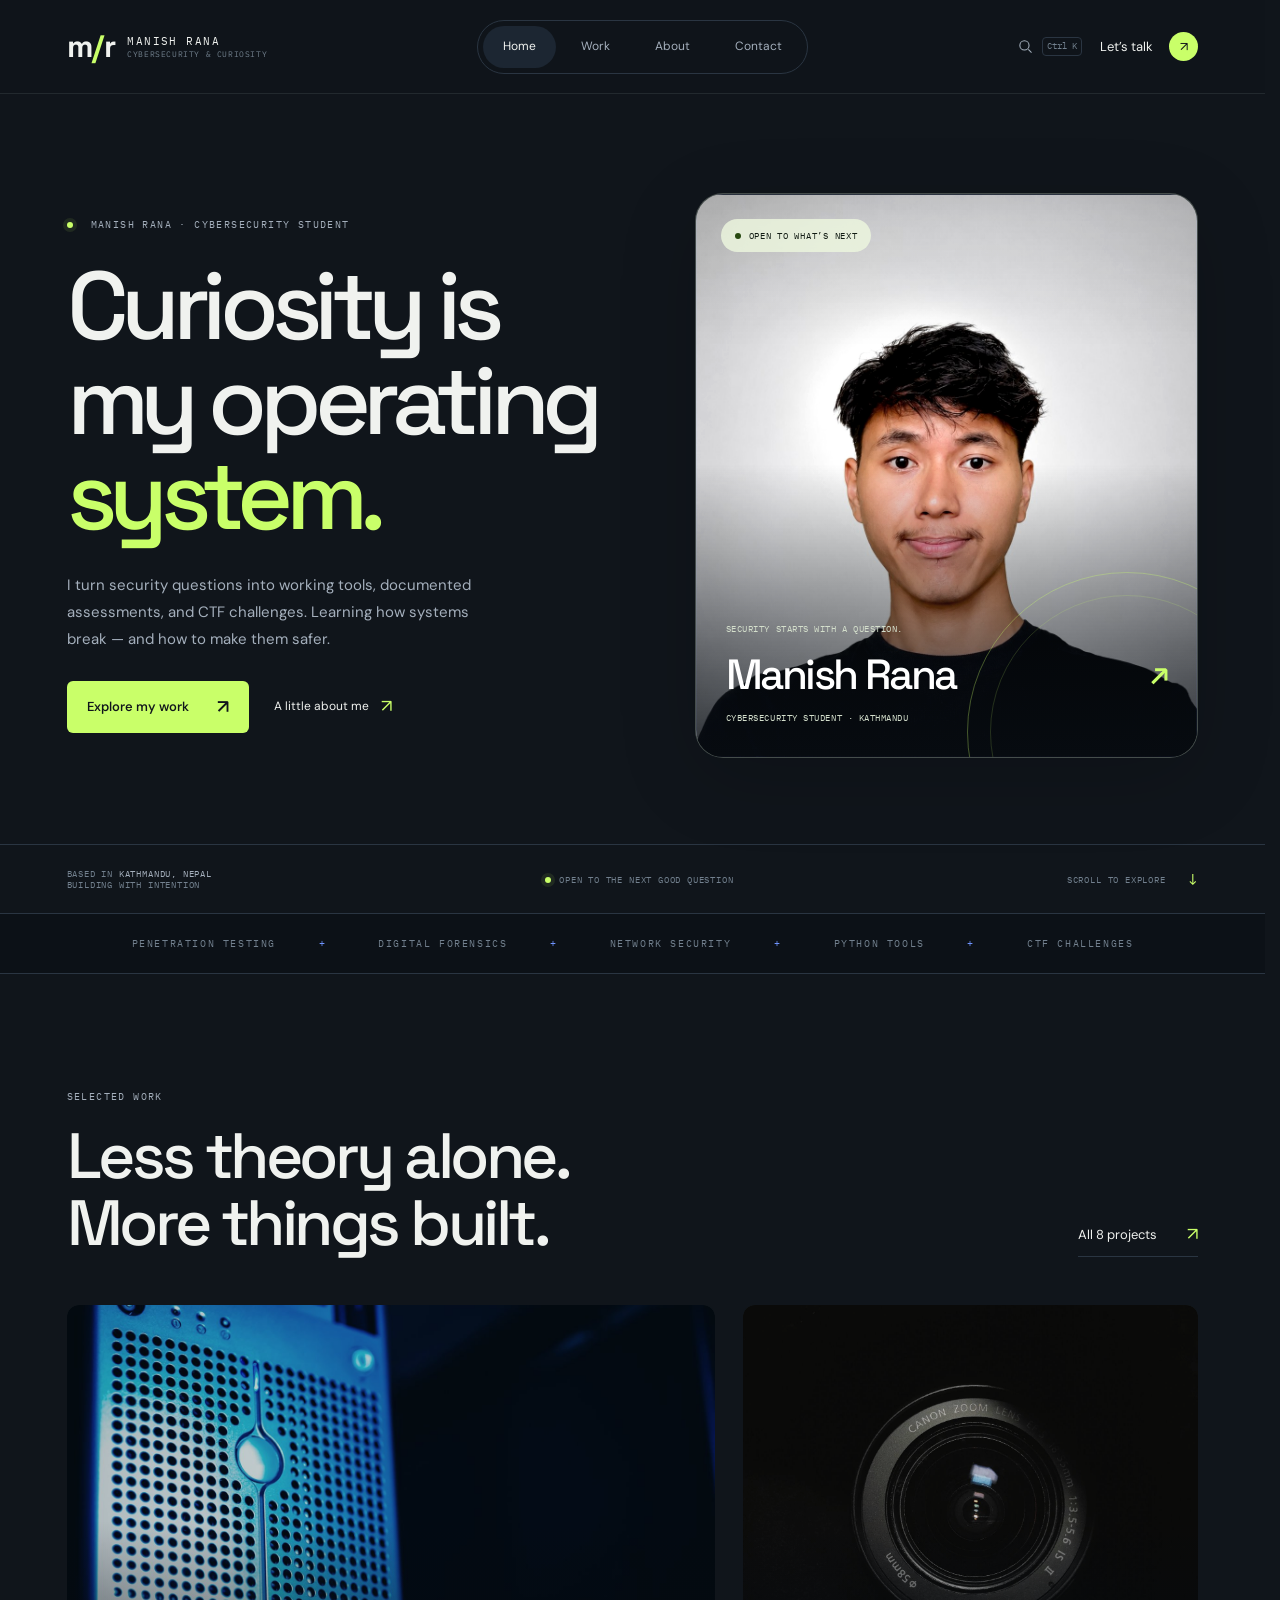
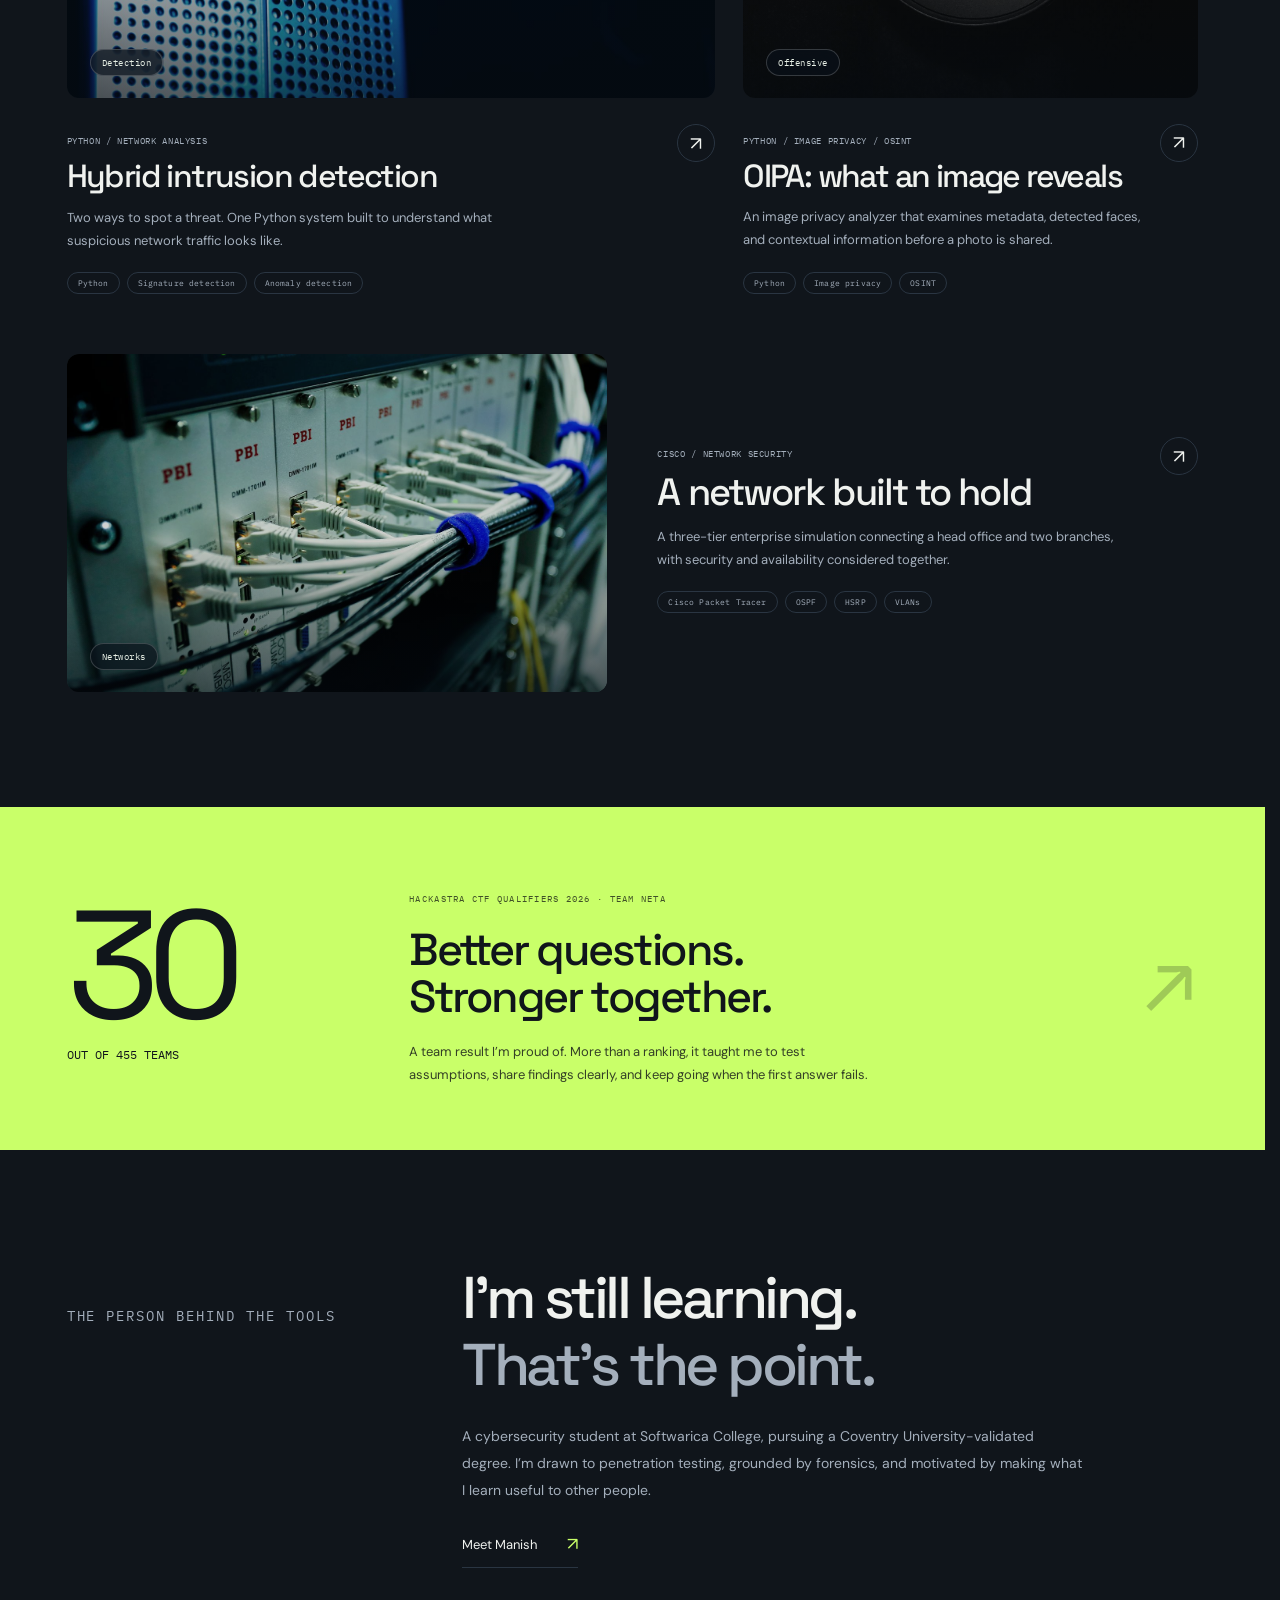
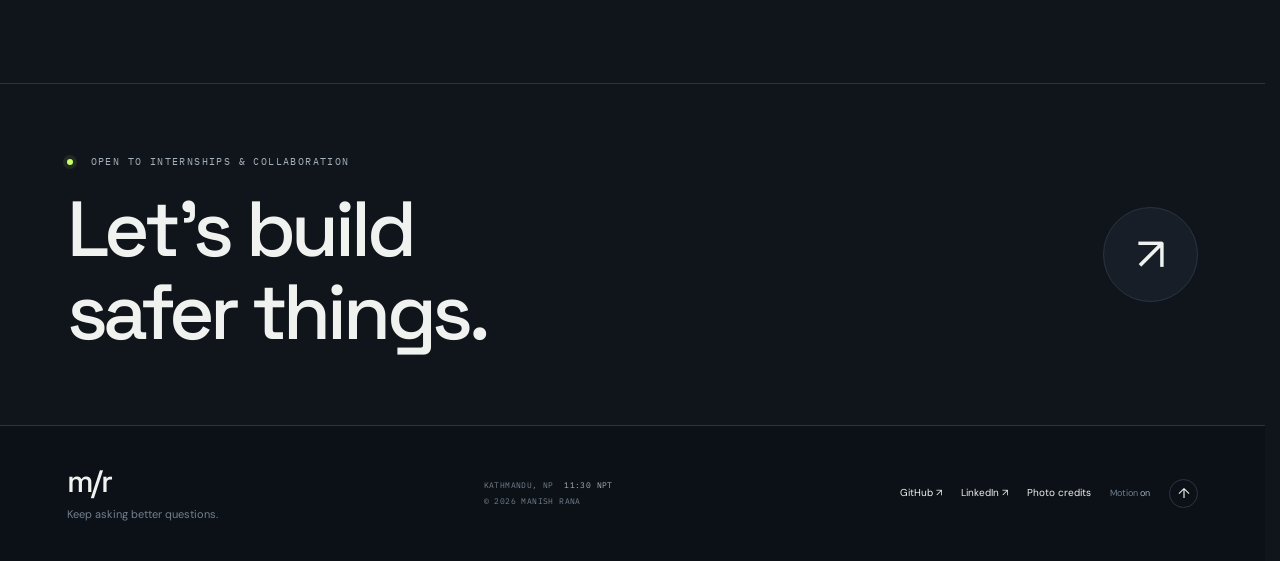
<file: index.html>
<!doctype html>
<html lang="en">
<head>
<meta charset="utf-8">
<meta name="viewport" content="width=device-width,initial-scale=1">
<meta name="theme-color" content="#10151b">
<title>Manish Rana — Cybersecurity, through curiosity.</title>
<meta name="description" content="Manish Rana is a cybersecurity student and builder in Kathmandu. Explore security tools, documented assessments, digital forensics, and CTF challenge design.">
<link rel="canonical" href="https://manish-rana.com.np/">
<meta property="og:type" content="website">
<meta property="og:title" content="Manish Rana — Cybersecurity, through curiosity.">
<meta property="og:description" content="Working tools. Clear evidence. Authorized curiosity. Explore projects and the thinking behind them.">
<meta property="og:image" content="https://manish-rana.com.np/assets/portrait.jpg">
<meta property="og:image:alt" content="Manish Rana, cybersecurity student">
<meta property="og:url" content="https://manish-rana.com.np/">
<link rel="icon" type="image/svg+xml" href="assets/favicon.svg">
<link rel="preconnect" href="https://fonts.googleapis.com">
<link rel="preconnect" href="https://fonts.gstatic.com" crossorigin>
<link href="https://fonts.googleapis.com/css2?family=DM+Sans:wght@400;450;500;550;600;650;700&family=Space+Grotesk:wght@400;500;600;700&family=IBM+Plex+Mono:wght@400;500&display=swap" rel="stylesheet">
<link rel="stylesheet" href="assets/styles.css?v=4">
<script type="application/ld+json">{"@context":"https://schema.org","@type":"Person","name":"Manish Rana","url":"https://manish-rana.com.np/","jobTitle":"Cybersecurity Student","sameAs":["https://github.com/MrRana-afk","https://www.linkedin.com/in/manish-rana-112163347/"],"affiliation":{"@type":"EducationalOrganization","name":"Softwarica College of IT & E-Commerce"}}</script>
<script defer src="assets/data.js?v=4"></script>
<script defer src="assets/app.js?v=4"></script>
</head>
<body>
<a class="skip-link" href="#main">Skip to content</a>
<div class="scroll-progress" aria-hidden="true"></div>
<header class="site-header">
  <a class="brand" href="#/" aria-label="Manish Rana, home"><span class="brand-symbol" aria-hidden="true">m<span>/</span>r</span><span class="brand-name">MANISH RANA<span>CYBERSECURITY & CURIOSITY</span></span></a>
  <nav class="desktop-nav" aria-label="Main navigation"><a href="#/" data-nav="home">Home</a><a href="#/work" data-nav="work">Work</a><a href="#/about" data-nav="about">About</a><a href="#/contact" data-nav="contact">Contact</a></nav>
  <div class="header-actions"><button class="icon-button search-toggle" aria-label="Open quick navigation" aria-keyshortcuts="Control+k"><svg viewBox="0 0 24 24" fill="none" stroke="currentColor" stroke-width="1.5" aria-hidden="true"><circle cx="10.5" cy="10.5" r="6.5"/><path d="m16 16 4.5 4.5"/></svg><kbd>Ctrl K</kbd></button><button class="menu-toggle" aria-expanded="false" aria-controls="mobile-nav" aria-label="Open menu"><span></span><span></span></button><a class="header-cta" href="#/contact">Let’s talk <span aria-hidden="true">↗</span></a></div>
</header>
<nav id="mobile-nav" class="mobile-nav" aria-label="Mobile navigation" hidden><a href="#/">Home</a><a href="#/work">Work</a><a href="#/about">About</a><a href="#/contact">Contact</a><p>KATHMANDU, NEPAL <span class="status-dot"></span></p></nav>
<main id="main" tabindex="-1"><div id="view"><div class="no-script-intro"><p>MANISH RANA · CYBERSECURITY STUDENT</p><h1>Curiosity is my operating system.</h1><p>I build security tools, document what I find, and keep learning. Explore my work on <a href="https://github.com/MrRana-afk">GitHub</a> or connect on <a href="https://www.linkedin.com/in/manish-rana-112163347/">LinkedIn</a>.</p></div></div></main>
<footer class="site-footer"><a class="footer-brand" href="#/">m/r<span>Keep asking better questions.</span></a><div class="footer-meta"><span>KATHMANDU, NP <span class="local-time"></span></span><span>© <span class="current-year">2026</span> MANISH RANA</span></div><div class="footer-links"><a href="https://github.com/MrRana-afk" target="_blank" rel="noopener noreferrer">GitHub ↗</a><a href="https://www.linkedin.com/in/manish-rana-112163347/" target="_blank" rel="noopener noreferrer">LinkedIn ↗</a><a href="#/credits">Photo credits</a><button class="motion-toggle" aria-pressed="false">Motion <span>on</span></button><button class="back-top" aria-label="Back to top">↑</button></div></footer>
<dialog id="command-dialog" aria-labelledby="command-title"><div class="command-heading"><span id="command-title">Quick navigation</span><button class="command-close" aria-label="Close quick navigation"><kbd>Esc</kbd></button></div><label class="sr-only" for="command-input">Search pages and projects</label><input id="command-input" type="search" placeholder="Jump to a page or project…" autocomplete="off"><div id="command-results" aria-live="polite"></div><div class="command-help">↑ ↓ to move <span>↵ to open</span></div></dialog>
<div id="toast" role="status" aria-live="polite"></div>
</body>
</html>
</file>
<file: assets/styles.css>
:root{color-scheme:dark;--bg:#10151b;--bg-deep:#0c1117;--surface:#171e27;--surface-2:#1c2632;--ink:#f0f2ef;--muted:#a4afbc;--dim:#72808e;--line:#2a3542;--lime:#c9ff69;--blue:#6f94ff;--display:'Space Grotesk',sans-serif;--body:'DM Sans',sans-serif;--mono:'IBM Plex Mono',monospace;--pad:clamp(22px,5.2vw,88px);--radius:12px;--ease:cubic-bezier(.22,1,.36,1)}
*,*::before,*::after{box-sizing:border-box}html{scroll-behavior:smooth;scroll-padding-top:110px}body{margin:0;background:var(--bg);color:var(--ink);font-family:var(--body);font-size:16px;line-height:1.65;-webkit-font-smoothing:antialiased}body.menu-open{overflow:hidden}a{color:inherit;text-decoration:none}button,input{font:inherit}button,a,input{touch-action:manipulation}button{cursor:pointer}button{color:inherit}button:disabled{cursor:default}button svg,a svg{pointer-events:none}button:focus-visible,a:focus-visible,input:focus-visible{outline:2px solid var(--lime);outline-offset:5px}::selection{background:var(--lime);color:var(--bg)}img{max-width:100%;display:block}h1,h2,h3,p{margin:0}h1,h2,h3{font-family:var(--display);font-weight:500;line-height:1.05;letter-spacing:-.055em}button{border:0}ul{padding-left:1.25rem}svg{display:block}main{min-height:70vh}#main:focus{outline:none}.sr-only{position:absolute;width:1px;height:1px;padding:0;margin:-1px;overflow:hidden;clip:rect(0,0,0,0);white-space:nowrap;border:0}.skip-link{position:fixed;left:20px;top:-100px;padding:12px 20px;background:var(--lime);color:var(--bg);z-index:100}.skip-link:focus{top:12px}.scroll-progress{height:2px;position:fixed;top:0;left:0;width:0;background:var(--lime);z-index:100;pointer-events:none}.site-header{height:94px;position:sticky;top:0;z-index:40;padding:0 var(--pad);display:flex;align-items:center;justify-content:space-between;gap:24px;background:rgba(16,21,27,.92);border-bottom:1px solid rgba(164,175,188,.13);backdrop-filter:blur(20px)}.brand{display:flex;align-items:center;gap:14px;flex-shrink:0}.brand-symbol{font-family:var(--display);font-weight:700;font-size:31px;letter-spacing:-.1em}.brand-symbol>span{color:var(--lime);padding:0 3px}.brand-name{font-family:var(--mono);font-size:11px;letter-spacing:.13em;line-height:1.5}.brand-name>span{display:block;color:var(--dim);font-size:7.5px;letter-spacing:.08em}.desktop-nav{display:flex;gap:5px;padding:5px;border:1px solid var(--line);border-radius:50px}.desktop-nav a{padding:8px 17px;font-size:12px;color:var(--muted);border-radius:30px;transition:color .2s,background .2s}.desktop-nav a>span{font-family:var(--mono);font-size:8px;vertical-align:super;margin-left:6px;opacity:.5}.desktop-nav a:hover{color:var(--ink)}.desktop-nav a[aria-current=page]{background:var(--surface-2);color:var(--ink)}.header-actions{display:flex;align-items:center;gap:18px}.icon-button{display:flex;align-items:center;gap:8px;background:none;padding:8px 0;color:var(--muted)}.icon-button svg{width:17px;height:17px}.icon-button kbd{font-family:var(--mono);font-size:9px;font-weight:400;color:var(--dim);border:1px solid var(--line);border-radius:4px;padding:1px 4px}.header-cta{font-size:13px;display:flex;gap:16px;align-items:center;white-space:nowrap}.header-cta>span{background:var(--lime);color:var(--bg);display:grid;place-items:center;width:29px;height:29px;border-radius:50%;transition:transform .3s var(--ease)}.header-cta:hover>span{transform:rotate(45deg)}.menu-toggle{display:none;background:none;width:32px;height:32px;padding:8px 3px}.menu-toggle>span{display:block;width:24px;height:1px;background:var(--ink);margin:6px 0;transition:transform .25s}.menu-toggle[aria-expanded=true]>span:first-child{transform:translateY(3.5px) rotate(45deg)}.menu-toggle[aria-expanded=true]>span:last-child{transform:translateY(-3.5px) rotate(-45deg)}.mobile-nav{position:fixed;top:78px;left:0;right:0;bottom:0;background:var(--bg);z-index:35;padding:45px var(--pad);overflow:auto}.mobile-nav[hidden]{display:none}.mobile-nav a{display:flex;justify-content:space-between;border-bottom:1px solid var(--line);font:500 45px var(--display);letter-spacing:-.06em;padding:18px 0}.mobile-nav a>span{font:10px var(--mono);color:var(--dim);margin-top:15px}.mobile-nav p{font:10px var(--mono);margin-top:48px;color:var(--muted)}.status-dot{display:inline-block;vertical-align:middle;width:6px;height:6px;background:var(--lime);border-radius:50%;margin-right:8px;box-shadow:0 0 0 4px rgba(201,255,105,.09)}.shell{max-width:1600px;margin:0 auto;padding-left:var(--pad);padding-right:var(--pad)}.eyebrow{font:10px/1.6 var(--mono);letter-spacing:.14em;text-transform:uppercase;color:var(--muted);display:flex;align-items:center;gap:10px}.eyebrow .index{color:var(--lime)}.section-space{padding-top:115px;padding-bottom:115px}.section-heading{display:flex;align-items:flex-end;justify-content:space-between;gap:30px;margin-bottom:48px}.section-heading h2{font-size:clamp(38px,5vw,66px);max-width:760px}.section-heading .eyebrow{margin-bottom:18px}.text-link{font-size:13px;display:inline-flex;align-items:center;gap:30px;padding-bottom:7px;border-bottom:1px solid var(--line);white-space:nowrap;transition:border-color .2s}.text-link:hover{border-color:var(--lime)}.text-link span{color:var(--lime);font-size:18px;transition:transform .2s}.text-link:hover span{transform:translate(3px,-3px)}.button{display:inline-flex;align-items:center;justify-content:space-between;gap:28px;padding:15px 20px;font-size:13px;font-weight:550;border-radius:6px;background:var(--lime);color:var(--bg);min-height:52px;transition:transform .3s var(--ease),background .2s}.button:hover{transform:translateY(-3px);background:#daff9d}.button .arrow{font-size:19px;line-height:1}.button.secondary{background:none;border:1px solid var(--line);color:var(--ink)}.button.secondary:hover{background:var(--surface)}.button-row{display:flex;flex-wrap:wrap;gap:13px;align-items:center}.muted{color:var(--muted)}.lime{color:var(--lime)}.blue{color:var(--blue)}.hero{display:grid;grid-template-columns:1.12fr 1fr;align-items:center;gap:25px;min-height:calc(100svh - 150px);padding-top:55px;padding-bottom:58px;position:relative}.hero-copy{position:relative;z-index:2}.hero-copy .eyebrow{margin-bottom:26px}.hero-title{font-size:clamp(64px,7.7vw,122px);letter-spacing:-.077em;line-height:.99;margin-bottom:28px}.hero-title .hero-line{display:block}.hero-title .hero-line:last-child{color:var(--lime)}.hero-description{color:var(--muted);max-width:410px;font-size:15px;line-height:1.8;margin-bottom:27px}.hero .button-row{gap:25px}.hero .text-link{font-size:12px;border:0;padding:12px 0;gap:12px}.hero-visual{position:relative;height:540px;min-width:0;border:1px solid rgba(111,148,255,.17);border-radius:18px;background:radial-gradient(ellipse at 50% 53%,rgba(62,92,164,.15),transparent 64%);overflow:hidden;isolation:isolate}.hero-visual::before{content:'';position:absolute;inset:0;z-index:-1;background-image:linear-gradient(rgba(111,148,255,.045) 1px,transparent 1px),linear-gradient(90deg,rgba(111,148,255,.045) 1px,transparent 1px);background-size:38px 38px;mask-image:radial-gradient(ellipse,black 20%,transparent 75%)}.hero-visual::after{content:'';position:absolute;inset:14px;pointer-events:none;border:1px solid rgba(111,148,255,.08);border-radius:9px}.visual-topline,.visual-bottomline{position:absolute;left:25px;right:25px;display:flex;align-items:center;justify-content:space-between;z-index:2;font:9px var(--mono);letter-spacing:.07em;color:var(--dim)}.visual-topline{top:24px}.visual-bottomline{bottom:22px;font-size:8px}.visual-topline>span:first-child{color:var(--blue)}.hero-visual canvas{width:100%;height:100%;display:block;cursor:grab;touch-action:pan-y}.hero-visual canvas:active{cursor:grabbing}.visual-center-label{position:absolute;left:50%;top:50%;transform:translate(-50%,-50%);pointer-events:none;text-align:center;font:9px var(--mono);color:var(--lime);line-height:1.7;letter-spacing:.08em;text-shadow:0 0 20px var(--bg)}.visual-center-label strong{display:block;font:500 24px var(--display);letter-spacing:-.06em;color:var(--ink);margin-bottom:6px}.orbit-label{position:absolute;pointer-events:none;background:rgba(16,21,27,.8);padding:5px 9px;border:1px solid var(--line);border-radius:4px;font:8px var(--mono);letter-spacing:.06em;z-index:2;color:var(--muted)}.orbit-label.one{left:8%;top:34%}.orbit-label.two{right:5%;top:43%}.orbit-label.three{left:21%;bottom:17%}.hero-bottom{display:flex;align-items:center;justify-content:space-between;gap:20px;border-top:1px solid var(--line);padding-top:23px;padding-bottom:23px;font:9px var(--mono);letter-spacing:.09em;color:var(--dim)}.hero-bottom strong{font-weight:400;color:var(--muted)}.hero-bottom a{display:flex;gap:22px;align-items:center}.hero-bottom a>span{font-size:16px;color:var(--lime)}.signal-strip{overflow:hidden;border-top:1px solid var(--line);border-bottom:1px solid var(--line);padding:23px 0;background:var(--bg-deep)}.signal-strip-inner{display:flex;gap:52px;white-space:nowrap;font:10px var(--mono);letter-spacing:.16em;color:var(--dim);justify-content:center}.signal-strip b{font-weight:400;color:var(--blue);margin-left:35px}.feature-grid{display:grid;grid-template-columns:repeat(12,minmax(0,1fr));gap:40px 28px}.feature-card{grid-column:span 7;min-width:0}.feature-card:nth-child(2){grid-column:span 5}.feature-card:nth-child(3){grid-column:span 12;display:grid;grid-template-columns:1fr 1fr;align-items:center;gap:50px;padding-top:20px}.project-art{position:relative;overflow:hidden;border:1px solid var(--line);border-radius:var(--radius);background:#141d2a;aspect-ratio:1.65;transition:transform .6s var(--ease),border-color .3s}.feature-card:nth-child(2) .project-art{aspect-ratio:1.16}.feature-card:nth-child(3) .project-art{aspect-ratio:1.6}.project-art::after{content:'';position:absolute;inset:0;background:linear-gradient(120deg,rgba(255,255,255,.035),transparent 60%);pointer-events:none}.project-art svg{width:100%;height:100%;transition:transform .7s var(--ease)}a:hover .project-art{border-color:#4c627f}a:hover .project-art svg{transform:scale(1.035)}.art-corner{position:absolute;left:21px;top:17px;font:8px var(--mono);letter-spacing:.08em;color:#8195ab}.art-corner.right{left:auto;right:21px;color:#a8b6c6}.project-caption{padding-top:22px;display:flex;justify-content:space-between;gap:18px}.project-caption .eyebrow{font-size:9px;letter-spacing:.07em;margin-bottom:11px}.project-caption h3{font-size:clamp(22px,2.5vw,34px);letter-spacing:-.05em;transition:color .2s}.project-caption p{color:var(--muted);font-size:13px;line-height:1.75;max-width:460px;margin-top:13px}.round-arrow{flex-shrink:0;width:38px;height:38px;border:1px solid var(--line);border-radius:50%;display:grid;place-items:center;font-size:19px;transition:background .2s,color .2s,transform .3s;margin-top:4px}a:hover .round-arrow{background:var(--lime);color:var(--bg);border-color:var(--lime);transform:rotate(45deg)}.tags{display:flex;flex-wrap:wrap;gap:7px;margin-top:20px}.tag{font:8px var(--mono);color:var(--muted);border:1px solid var(--line);border-radius:30px;padding:5px 10px;letter-spacing:.02em}.feature-card:nth-child(3) .project-caption{padding-top:0}.feature-card:nth-child(3) .project-caption h3{font-size:38px}.achievement-band{position:relative;background:var(--lime);color:var(--bg);padding:64px var(--pad);overflow:hidden}.achievement-inner{max-width:1424px;margin:auto;display:grid;grid-template-columns:.8fr 1.6fr .4fr;align-items:center;gap:45px}.achievement-number{font-family:var(--display);font-size:clamp(95px,12vw,170px);letter-spacing:-.08em;line-height:.9}.achievement-number span{font:12px var(--mono);letter-spacing:0;display:block;margin-top:13px}.achievement-copy .eyebrow{color:#405128;margin-bottom:18px;font-size:9px}.achievement-copy h2{font-size:clamp(30px,3.5vw,48px);max-width:500px}.achievement-copy p{max-width:475px;font-size:13px;line-height:1.8;margin-top:20px;color:#344026}.achievement-mark{font-family:var(--display);font-size:90px;align-self:center;justify-self:end;opacity:.22;line-height:1}.home-about{display:grid;grid-template-columns:.6fr 1.4fr;gap:80px}.home-about .eyebrow{align-items:start;padding-top:13px}.home-about h2{font-size:clamp(35px,4.6vw,62px);letter-spacing:-.06em;line-height:1.13;max-width:900px}.home-about p{color:var(--muted);max-width:620px;font-size:14px;line-height:1.9;margin-top:25px}.home-about .text-link{margin-top:27px}.contact-band{padding-top:70px;padding-bottom:70px;border-top:1px solid var(--line);display:flex;align-items:center;justify-content:space-between;gap:40px}.contact-band .eyebrow{margin-bottom:18px}.contact-band h2{font-size:clamp(42px,6.1vw,86px);line-height:1.07}.contact-band .giant-arrow{width:95px;height:95px;display:grid;place-items:center;background:var(--surface);border:1px solid var(--line);border-radius:50%;font-size:46px;flex-shrink:0;transition:background .3s,color .3s,transform .4s var(--ease)}.contact-band:hover .giant-arrow{background:var(--lime);color:var(--bg);transform:rotate(45deg)}.site-footer{padding:40px var(--pad);display:grid;grid-template-columns:1fr 1fr auto;gap:30px;align-items:center;border-top:1px solid var(--line);background:var(--bg-deep)}.footer-brand{font:500 31px var(--display);letter-spacing:-.08em;line-height:1}.footer-brand>span{display:block;font:11px var(--body);letter-spacing:0;color:var(--dim);margin-top:10px}.footer-meta{font:8px/2 var(--mono);color:var(--dim);letter-spacing:.05em}.footer-meta>span{display:block}.local-time{color:var(--muted);margin-left:5px}.footer-links{display:flex;align-items:center;gap:19px;font-size:10px}.footer-links a:hover{color:var(--lime)}.motion-toggle{background:none;color:var(--dim);padding:5px 0;font-size:9px;white-space:nowrap}.motion-toggle>span{color:var(--muted)}.back-top{border:1px solid var(--line);border-radius:50%;width:29px;height:29px;background:none;font-size:14px}
.page-intro{padding-top:80px;padding-bottom:55px;position:relative}.page-intro .eyebrow{margin-bottom:25px}.page-intro h1{font-size:clamp(62px,9.2vw,138px);letter-spacing:-.075em;line-height:.99;max-width:1130px}.page-intro .intro-bottom{display:flex;justify-content:space-between;align-items:end;gap:35px;margin-top:30px}.page-intro .intro-bottom p{max-width:520px;color:var(--muted);font-size:14px;line-height:1.8}.intro-note{font:9px var(--mono);letter-spacing:.05em;color:var(--dim);white-space:nowrap}.work-tools{display:flex;justify-content:space-between;align-items:center;gap:24px;padding:24px 0;border-top:1px solid var(--line);border-bottom:1px solid var(--line);margin-bottom:38px}.filters{display:flex;align-items:center;flex-wrap:wrap;gap:6px}.filter-button{border:1px solid transparent;color:var(--muted);background:transparent;font-size:11px;border-radius:30px;padding:8px 12px;transition:background .2s,color .2s}.filter-button:hover{color:var(--ink);background:var(--surface)}.filter-button[aria-pressed=true]{background:var(--ink);color:var(--bg)}.work-search{position:relative;max-width:220px;width:100%;flex-shrink:0}.work-search input{background:var(--surface);border:1px solid var(--line);border-radius:6px;color:var(--ink);font-size:11px;padding:10px 34px 10px 12px;width:100%}.work-search>svg{position:absolute;right:12px;top:13px;width:13px;height:13px;color:var(--dim)}.work-summary{font:9px var(--mono);color:var(--dim);display:flex;justify-content:space-between;padding-bottom:28px;letter-spacing:.05em}.work-grid{display:grid;grid-template-columns:repeat(2,minmax(0,1fr));gap:55px 28px;padding-bottom:115px}.work-card{min-width:0}.work-card .project-caption h3{font-size:29px}.work-card .project-art{aspect-ratio:1.65}.work-card[hidden]{display:none}.empty-state{padding:60px 0 90px;color:var(--muted);text-align:center}.empty-state h2{font-size:35px;color:var(--ink);margin-bottom:18px}.empty-state p{font-size:13px;margin-bottom:24px}.case-top{padding-top:45px;padding-bottom:40px}.back-link{font:10px var(--mono);color:var(--muted);display:inline-flex;gap:14px;align-items:center;letter-spacing:.04em;padding:10px 0}.back-link:hover{color:var(--lime)}.case-intro{display:grid;grid-template-columns:1.5fr .5fr;gap:55px;align-items:end;padding:25px 0 50px}.case-intro .eyebrow{margin-bottom:26px}.case-intro h1{font-size:clamp(54px,7.4vw,108px);line-height:1.03;letter-spacing:-.07em}.case-aside{padding-bottom:6px}.case-aside p{font-size:13px;color:var(--muted);line-height:1.8;margin-bottom:24px}.case-hero .project-art{aspect-ratio:2.35;border-radius:16px}.case-hero .art-corner{font-size:10px;top:24px;left:28px}.case-hero .art-corner.right{left:auto;right:28px}.case-body{padding-top:80px;padding-bottom:80px;display:grid;grid-template-columns:.6fr 1.4fr;gap:85px}.case-meta{font-size:12px}.meta-block{border-top:1px solid var(--line);padding:16px 0 25px}.meta-block dt{font:9px var(--mono);color:var(--dim);letter-spacing:.08em;text-transform:uppercase;margin-bottom:10px}.meta-block dd{margin:0;color:var(--muted);line-height:1.8}.case-story{max-width:800px}.case-story .eyebrow{margin-bottom:20px}.case-story h2{font-size:clamp(30px,3.3vw,46px);line-height:1.18;margin-bottom:26px}.case-story>p{font-size:15px;color:var(--muted);line-height:1.95;margin-bottom:46px}.case-steps{list-style:none;margin:0 0 45px;padding:0}.case-steps li{display:grid;grid-template-columns:30px 1fr;gap:20px;padding:22px 0;border-top:1px solid var(--line);font-size:14px;color:var(--muted);line-height:1.8}.case-steps li>span:first-child{font:9px var(--mono);color:var(--lime);padding-top:5px}.takeaway{border-left:2px solid var(--blue);padding:12px 0 12px 25px;font-size:18px!important;color:var(--ink)!important;line-height:1.7!important;margin-bottom:0!important}.case-next{padding:45px 0 70px;border-top:1px solid var(--line)}.case-next a{display:flex;justify-content:space-between;align-items:center;gap:24px}.case-next .eyebrow{margin-bottom:15px}.case-next h2{font-size:clamp(35px,4.5vw,62px)}.case-next .round-arrow{width:60px;height:60px;font-size:30px}.about-opening{display:grid;grid-template-columns:1.35fr .65fr;gap:80px;padding-top:80px;padding-bottom:90px;align-items:start}.about-opening .eyebrow{margin-bottom:30px}.about-opening h1{font-size:clamp(60px,7.8vw,112px);line-height:1.01;letter-spacing:-.075em;margin-bottom:32px}.about-opening p{font-size:15px;color:var(--muted);line-height:1.9;max-width:600px;margin-bottom:20px}.about-opening p strong{color:var(--ink);font-weight:500}.portrait-frame{position:relative;padding-top:15px}.portrait-photo{border-radius:12px;overflow:hidden;aspect-ratio:.83;background:#1b2733;position:relative}.portrait-photo img{width:100%;height:100%;object-fit:cover;filter:grayscale(100%);object-position:center 25%}.portrait-photo::after{content:'';position:absolute;inset:0;background:linear-gradient(180deg,transparent 55%,rgba(16,21,27,.4));pointer-events:none}.portrait-caption{display:flex;justify-content:space-between;padding:15px 0;font:8px var(--mono);color:var(--dim);letter-spacing:.08em}.portrait-badge{position:absolute;bottom:55px;left:-24px;background:var(--lime);color:var(--bg);padding:12px 18px;font:9px var(--mono);border-radius:4px;transform:rotate(-4deg)}.portrait-badge .status-dot{background:var(--bg);box-shadow:none;width:5px;height:5px}.practice{padding:80px var(--pad);background:var(--bg-deep);border-top:1px solid var(--line);border-bottom:1px solid var(--line)}.practice-inner{max-width:1424px;margin:auto}.practice-heading{display:grid;grid-template-columns:.6fr 1.4fr;gap:80px;margin-bottom:45px}.practice-heading h2{font-size:clamp(34px,4vw,56px);max-width:800px;line-height:1.1}.practice-list{display:grid;grid-template-columns:repeat(4,minmax(0,1fr));gap:35px}.practice-item{padding-top:20px;border-top:1px solid var(--line)}.practice-icon{color:var(--blue);font:24px var(--mono);margin-bottom:30px}.practice-item h3{font-size:22px;letter-spacing:-.05em;margin-bottom:18px}.practice-item p{font-size:12px;line-height:1.9;color:var(--muted)}.practice-item .tags{gap:5px}.practice-item .tag{font-size:7px;padding:5px 7px}.timeline-layout{display:grid;grid-template-columns:.65fr 1.35fr;gap:90px;padding-top:100px;padding-bottom:100px}.timeline-layout h2{font-size:clamp(37px,4.6vw,65px);margin-top:25px;line-height:1.1}.timeline-item{display:grid;grid-template-columns:120px 1fr;gap:30px;padding:30px 0;border-top:1px solid var(--line)}.timeline-item:first-child{padding-top:20px}.timeline-date{font:9px/1.8 var(--mono);color:var(--dim)}.timeline-item h3{font-size:23px;letter-spacing:-.045em;margin-bottom:10px}.timeline-org{font-size:11px;color:var(--blue);margin-bottom:12px}.timeline-item p{font-size:12px;line-height:1.85;color:var(--muted);max-width:550px}.timeline-type{font:7px var(--mono);text-transform:uppercase;letter-spacing:.07em;color:var(--dim);margin-top:18px}.learning-layout{display:grid;grid-template-columns:1fr 1fr;gap:75px;padding-top:70px;padding-bottom:100px;border-top:1px solid var(--line)}.learning-layout h2{font-size:43px;margin-bottom:32px}.education-card{border:1px solid var(--line);padding:30px;border-radius:10px;margin-top:27px;background:var(--surface)}.education-card h3{font-size:25px;line-height:1.2;margin:17px 0}.education-card p{font-size:12px;color:var(--muted);line-height:1.9}.education-card .eyebrow{font-size:8px}.course-row{display:flex;align-items:start;justify-content:space-between;gap:20px;padding:22px 0;border-bottom:1px solid var(--line)}.course-row h3{font:500 15px var(--body);letter-spacing:0;margin-bottom:6px}.course-row p{font-size:11px;color:var(--dim)}.course-status{font:8px var(--mono);color:var(--lime);border:1px solid rgba(201,255,105,.25);padding:5px 8px;border-radius:4px;white-space:nowrap}.course-status.progress{color:var(--blue);border-color:rgba(111,148,255,.3)}.roadmap-note{font-size:12px;color:var(--muted);line-height:1.9;margin-top:23px;max-width:500px}.spoken{display:flex;gap:25px;flex-wrap:wrap;font-size:12px;color:var(--muted);margin-top:28px}.spoken span>small{font:8px var(--mono);color:var(--dim);display:block;margin-top:4px}.contact-page{padding-top:85px;padding-bottom:100px}.contact-page .eyebrow{margin-bottom:30px}.contact-page h1{font-size:clamp(68px,10vw,150px);letter-spacing:-.075em;line-height:1;max-width:1300px}.contact-page h1 span{color:var(--lime)}.contact-intro{display:grid;grid-template-columns:1.2fr .8fr;gap:80px;margin-top:55px;margin-bottom:60px;align-items:start}.contact-intro>p{font-size:16px;line-height:1.9;color:var(--muted);max-width:540px}.contact-availability{font:10px var(--mono);color:var(--muted);padding-top:7px}.contact-availability p{font:12px/1.8 var(--body);max-width:330px;margin-top:19px;color:var(--dim)}.contact-options{border-top:1px solid var(--line)}.contact-option{display:grid;grid-template-columns:50px .8fr 1fr 50px;align-items:center;gap:25px;padding:30px 0;border-bottom:1px solid var(--line);transition:padding .3s var(--ease),color .2s}.contact-option:hover{padding-left:15px;color:var(--lime)}.contact-option .channel-number{font:9px var(--mono);color:var(--dim)}.contact-option h2{font-size:34px;letter-spacing:-.05em}.contact-option p{font-size:12px;color:var(--muted)}.contact-option .channel-arrow{font-size:30px;justify-self:end}.contact-note{margin-top:45px;font:9px var(--mono);color:var(--dim);display:flex;justify-content:space-between;gap:30px}.copy-link{font-size:10px;padding:0;background:none;color:var(--muted);text-decoration:underline;text-underline-offset:5px}.not-found{padding-top:100px;padding-bottom:140px}.not-found h1{font-size:110px;color:var(--lime);margin:20px 0}.not-found p{color:var(--muted);margin-bottom:35px}.no-script-intro{padding:100px var(--pad)}.no-script-intro h1{font-size:64px;max-width:750px;margin:30px 0}.no-script-intro p{max-width:650px;color:var(--muted)}
#command-dialog{color:var(--ink);background:var(--surface);border:1px solid #3a4c61;padding:0;border-radius:13px;width:min(580px,calc(100vw - 36px));box-shadow:0 25px 100px #0009;max-height:min(650px,80svh);margin-top:14svh;overflow:hidden}#command-dialog::backdrop{background:rgba(5,10,17,.72);backdrop-filter:blur(8px)}.command-heading{padding:18px 21px;display:flex;align-items:center;justify-content:space-between;font:10px var(--mono);color:var(--muted);border-bottom:1px solid var(--line)}.command-close{background:none;padding:0;color:var(--dim)}.command-close kbd{font:9px var(--mono);padding:4px 6px;border:1px solid var(--line);border-radius:4px}#command-input{width:100%;padding:22px;border:0;outline:none;background:transparent;color:var(--ink);font-size:18px;border-bottom:1px solid var(--line)}#command-input::placeholder{color:var(--dim)}#command-results{padding:10px;max-height:330px;overflow:auto}.command-result{display:flex;width:100%;align-items:center;justify-content:space-between;gap:20px;padding:13px 12px;border-radius:6px;background:transparent;text-align:left;font-size:13px}.command-result>small{font:8px var(--mono);color:var(--dim)}.command-result[aria-selected=true]{background:var(--surface-2);color:var(--lime)}.command-no-result{padding:25px 14px;font-size:13px;color:var(--muted)}.command-help{padding:12px 22px;border-top:1px solid var(--line);font:8px var(--mono);color:var(--dim)}.command-help span{margin-left:25px}#toast{position:fixed;left:50%;bottom:25px;transform:translate(-50%,15px);background:var(--lime);color:var(--bg);border-radius:6px;padding:12px 20px;font-size:12px;z-index:80;opacity:0;pointer-events:none;transition:opacity .2s,transform .2s}#toast.visible{opacity:1;transform:translate(-50%,0)}.js .reveal{opacity:0;transform:translateY(22px);transition:opacity .7s var(--ease),transform .7s var(--ease)}.js .reveal.is-visible{opacity:1;transform:translateY(0)}.hero-copy>*{animation:heroEnter .85s var(--ease) both}.hero-copy>:nth-child(2){animation-delay:.07s}.hero-copy>:nth-child(3){animation-delay:.14s}.hero-copy>:nth-child(4){animation-delay:.21s}.hero-visual{animation:heroEnter 1.2s .15s var(--ease) both}.page-content{animation:pageEnter .5s var(--ease) both}@keyframes heroEnter{from{opacity:0;transform:translateY(22px)}to{opacity:1;transform:translateY(0)}}@keyframes pageEnter{from{opacity:.2;transform:translateY(12px)}to{opacity:1;transform:translateY(0)}}::view-transition-old(root){animation:pageOut .18s ease-in both}::view-transition-new(root){animation:pageEnter .4s var(--ease) both}@keyframes pageOut{to{opacity:0;transform:translateY(-8px)}}
body.reduce-motion *,body.reduce-motion *::before,body.reduce-motion *::after{animation-duration:.001ms!important;animation-delay:0s!important;transition-duration:.001ms!important;scroll-behavior:auto!important}body.reduce-motion .reveal{opacity:1!important;transform:none!important}html:has(body.reduce-motion){scroll-behavior:auto}
@media(min-width:1600px){.hero{min-height:760px}.hero-visual{height:650px}}
@media(max-width:1180px){.brand-name>span{display:none}.brand-name{font-size:10px}.brand{gap:10px}.header-actions{gap:15px}.icon-button kbd{display:none}.desktop-nav a{padding:8px 13px}.hero-visual{height:490px}.hero-title{font-size:clamp(65px,8vw,100px)}.hero-description{font-size:14px}.hero .button-row{gap:18px}.home-about{gap:50px}.case-body{gap:60px}.about-opening{gap:55px}.practice-list{gap:24px}.timeline-layout{gap:65px}.footer-links{gap:13px}.site-footer{grid-template-columns:.8fr .7fr 1.2fr}.feature-card:nth-child(3){gap:35px}.feature-card:nth-child(3) .project-caption h3{font-size:31px}}
@media(max-width:940px){.site-header{height:78px}.brand-name{display:none}.desktop-nav a{padding:7px 13px}.desktop-nav a>span{display:none}.header-cta{font-size:11px;gap:10px}.header-cta>span{width:26px;height:26px}.hero{padding-top:45px;grid-template-columns:1.1fr .9fr;gap:15px;min-height:650px}.hero-title{font-size:clamp(58px,8.5vw,78px)}.hero-visual{height:440px}.visual-topline,.visual-bottomline{left:16px;right:16px;font-size:7px}.orbit-label{font-size:6px;padding:4px 5px}.hero-description{max-width:355px}.hero .text-link{font-size:11px}.hero .button-row{gap:12px}.hero .button{gap:20px;font-size:12px;padding:13px 15px}.section-space{padding-top:80px;padding-bottom:80px}.feature-grid{gap:35px 22px}.feature-card:nth-child(3){gap:30px}.feature-card:nth-child(3) .project-caption h3{font-size:27px}.project-caption .eyebrow{font-size:7px}.project-caption p{font-size:12px}.achievement-inner{grid-template-columns:.65fr 1.4fr;gap:35px}.achievement-mark{display:none}.home-about{grid-template-columns:.45fr 1.5fr;gap:40px}.site-footer{grid-template-columns:1fr auto}.footer-meta{grid-column:1;grid-row:2}.footer-links{grid-column:2;grid-row:1 / span 2}.work-tools{align-items:start;gap:16px}.filters{gap:2px}.filter-button{font-size:10px;padding:7px 9px}.work-search{max-width:170px}.page-intro{padding-top:60px}.page-intro h1{font-size:90px}.case-intro{grid-template-columns:1.3fr .7fr;gap:30px}.case-intro h1{font-size:65px}.case-body{grid-template-columns:.55fr 1.45fr;gap:40px}.about-opening{gap:35px}.about-opening h1{font-size:70px}.about-opening p{font-size:13px}.portrait-frame{padding-top:55px}.portrait-badge{font-size:7px;left:-10px;bottom:53px}.practice-heading{gap:35px}.practice-list{grid-template-columns:repeat(2,minmax(0,1fr));gap:35px}.practice-icon{margin-bottom:20px}.timeline-layout{grid-template-columns:.6fr 1.4fr;gap:40px}.timeline-item{grid-template-columns:90px 1fr;gap:20px}.learning-layout{gap:40px}.learning-layout h2{font-size:35px}.course-status{font-size:7px}.contact-intro{gap:45px}.contact-option{grid-template-columns:25px .8fr 1fr 30px;gap:20px}.contact-option h2{font-size:29px}}
@media(max-width:700px){:root{--pad:22px}.site-header{gap:15px}.brand-name{display:block;font-size:9px}.brand-name>span{display:none}.brand-symbol{font-size:29px}.desktop-nav{display:none}.header-actions{gap:17px}.menu-toggle{display:block}.header-cta{display:none}.icon-button svg{width:18px;height:18px}.hero{grid-template-columns:1fr;gap:35px;min-height:0;padding-top:42px;padding-bottom:35px}.hero-copy .eyebrow{font-size:8px;letter-spacing:.08em;gap:8px;margin-bottom:24px}.hero-title{font-size:clamp(65px,14vw,94px);line-height:.99;margin-bottom:23px;letter-spacing:-.075em}.hero-description{font-size:13px;max-width:430px;margin-bottom:25px}.hero .button-row{gap:27px}.hero .button{font-size:12px;padding:14px 17px}.hero .text-link{font-size:12px}.hero-visual{height:390px;width:100%}.visual-topline,.visual-bottomline{left:21px;right:21px;font-size:8px}.visual-bottomline{font-size:7px}.orbit-label{font-size:7px;padding:5px 7px}.hero-bottom{padding-top:20px;padding-bottom:20px;font-size:7px;gap:15px;align-items:start}.hero-bottom .location-label{max-width:130px;line-height:1.9}.hero-bottom .availability-label{display:none}.signal-strip{padding:18px 0}.signal-strip-inner{font-size:8px;gap:25px;justify-content:flex-start;padding-left:var(--pad)}.signal-strip b{margin-left:20px}.section-space{padding-top:65px;padding-bottom:65px}.section-heading{align-items:start;gap:20px;margin-bottom:30px;flex-wrap:wrap}.section-heading h2{font-size:42px}.section-heading .eyebrow{font-size:8px;margin-bottom:15px}.section-heading .text-link{font-size:11px;margin-top:2px}.feature-grid{display:block}.feature-card{display:block;margin-bottom:36px}.feature-card:nth-child(2) .project-art,.feature-card:nth-child(3) .project-art{aspect-ratio:1.45}.feature-card .project-art{aspect-ratio:1.45}.feature-card:nth-child(3){display:block;padding-top:0}.feature-card:nth-child(3) .project-caption{padding-top:20px}.feature-card:nth-child(3) .project-caption h3{font-size:27px}.project-caption{padding-top:20px;gap:13px}.project-caption h3{font-size:27px}.project-caption .eyebrow{font-size:8px;line-height:1.6;letter-spacing:.04em}.project-caption p{font-size:12px;max-width:420px;margin-top:13px}.round-arrow{width:33px;height:33px;font-size:17px}.tags{margin-top:17px}.tag{font-size:7px;padding:5px 8px}.achievement-band{padding-top:40px;padding-bottom:40px}.achievement-inner{grid-template-columns:1fr;gap:30px}.achievement-number{font-size:100px}.achievement-number span{font-size:10px}.achievement-copy h2{font-size:36px;max-width:400px}.achievement-copy .eyebrow{font-size:8px;margin-bottom:15px}.achievement-copy p{font-size:12px;margin-top:17px}.home-about{display:block}.home-about .eyebrow{padding:0;margin-bottom:25px;font-size:8px}.home-about h2{font-size:37px}.home-about p{font-size:13px;margin-top:22px}.contact-band{padding-top:45px;padding-bottom:45px;gap:20px}.contact-band h2{font-size:42px}.contact-band .eyebrow{font-size:8px}.contact-band .giant-arrow{width:58px;height:58px;font-size:30px}.site-footer{grid-template-columns:1fr;gap:25px;padding-top:32px;padding-bottom:32px}.footer-brand{font-size:28px}.footer-brand>span{font-size:11px;margin-top:9px}.footer-meta{grid-column:auto;grid-row:auto;font-size:7px}.footer-links{grid-column:auto;grid-row:auto;justify-content:space-between;gap:15px;font-size:10px}.footer-links .back-top{margin-left:auto}.page-intro{padding-top:48px;padding-bottom:35px}.page-intro .eyebrow{font-size:8px;margin-bottom:22px}.page-intro h1{font-size:clamp(58px,15vw,90px);line-height:1.02}.page-intro .intro-bottom{display:block;margin-top:25px}.page-intro .intro-bottom p{font-size:13px}.intro-note{display:block;margin-top:25px;font-size:8px}.work-tools{flex-direction:column;gap:20px;padding:21px 0;margin-bottom:25px}.filters{gap:4px}.filter-button{font-size:10px;padding:7px 11px}.work-search{max-width:none}.work-search input{font-size:12px;padding:13px 35px 13px 13px}.work-search>svg{top:17px}.work-summary{font-size:8px;padding-bottom:23px}.work-grid{grid-template-columns:1fr;gap:36px;padding-bottom:65px}.work-card .project-caption h3{font-size:27px}.case-top{padding-top:22px;padding-bottom:24px}.back-link{font-size:9px}.case-intro{display:block;padding:21px 0 30px}.case-intro .eyebrow{font-size:8px;margin-bottom:23px}.case-intro h1{font-size:clamp(48px,12vw,72px);line-height:1.04}.case-aside{padding-top:25px}.case-aside p{font-size:12px;margin-bottom:22px;max-width:450px}.case-aside .text-link{font-size:11px}.case-hero .project-art{aspect-ratio:1.4;border-radius:10px}.case-hero .art-corner{font-size:7px;top:17px;left:16px}.case-hero .art-corner.right{left:auto;right:16px}.case-body{display:flex;flex-direction:column;gap:40px;padding-top:25px;padding-bottom:50px}.case-meta{order:2;display:grid;grid-template-columns:1fr 1fr;gap:10px 24px;font-size:11px}.meta-block{padding:15px 0 12px}.meta-block dt{font-size:8px}.case-story h2{font-size:31px;line-height:1.2;margin-bottom:22px}.case-story .eyebrow{font-size:8px}.case-story>p{font-size:13px;margin-bottom:35px}.case-steps li{font-size:12px;gap:13px;grid-template-columns:24px 1fr;padding:20px 0}.case-steps{margin-bottom:33px}.takeaway{font-size:16px!important;padding-left:20px}.case-next{padding:32px 0 50px}.case-next .eyebrow{font-size:8px}.case-next h2{font-size:33px}.case-next .round-arrow{width:43px;height:43px;font-size:23px}.about-opening{grid-template-columns:1fr;gap:30px;padding-top:48px;padding-bottom:60px}.about-opening .eyebrow{font-size:8px;margin-bottom:25px}.about-opening h1{font-size:clamp(59px,14.5vw,85px);margin-bottom:27px}.about-opening p{font-size:13px;line-height:1.9;margin-bottom:18px}.portrait-frame{padding-top:0;max-width:390px;width:100%;margin-top:10px}.portrait-photo{aspect-ratio:.95}.portrait-badge{font-size:8px;left:15px;bottom:58px;padding:12px 16px}.portrait-caption{font-size:7px}.practice{padding-top:55px;padding-bottom:55px}.practice-heading{display:block;margin-bottom:35px}.practice-heading .eyebrow{font-size:8px;margin-bottom:25px}.practice-heading h2{font-size:37px}.practice-list{grid-template-columns:1fr;gap:30px}.practice-item h3{font-size:26px;margin-bottom:15px}.practice-item p{font-size:12px;max-width:480px}.practice-icon{margin-bottom:18px;font-size:22px}.timeline-layout{display:block;padding-top:65px;padding-bottom:55px}.timeline-layout>.timeline-heading{margin-bottom:35px}.timeline-layout h2{font-size:42px;margin-top:22px;max-width:400px}.timeline-layout .eyebrow{font-size:8px}.timeline-item{grid-template-columns:75px 1fr;gap:20px;padding:25px 0}.timeline-date{font-size:8px;line-height:1.9}.timeline-item h3{font-size:22px}.timeline-item p{font-size:11px}.timeline-org{font-size:10px}.timeline-type{font-size:7px;margin-top:15px}.learning-layout{grid-template-columns:1fr;gap:45px;padding-top:45px;padding-bottom:60px}.learning-layout h2{font-size:37px;margin-bottom:25px}.education-card{padding:24px;margin-top:22px}.education-card h3{font-size:25px}.course-row h3{font-size:14px}.course-row{gap:12px;padding:19px 0}.course-row p{font-size:10px}.spoken{gap:24px;font-size:11px}.contact-page{padding-top:48px;padding-bottom:60px}.contact-page .eyebrow{font-size:8px;margin-bottom:25px}.contact-page h1{font-size:clamp(58px,15vw,90px)}.contact-intro{grid-template-columns:1fr;gap:30px;margin-top:33px;margin-bottom:37px}.contact-intro>p{font-size:14px;line-height:1.9}.contact-availability{font-size:9px;padding-top:0}.contact-availability p{font-size:12px;margin-top:15px;max-width:400px}.contact-option{grid-template-columns:20px 1fr 30px;gap:15px;padding:25px 0}.contact-option h2{font-size:30px}.contact-option p{grid-column:2;grid-row:2;font-size:11px;margin-top:-8px;max-width:270px}.contact-option .channel-arrow{grid-column:3;grid-row:1;font-size:25px}.contact-option:hover{padding-left:0}.contact-option .channel-number{font-size:8px}.contact-note{display:block;font-size:8px;margin-top:30px}.copy-link{display:block;margin-top:20px;font-size:10px}.command-help{font-size:7px}.not-found{padding-top:70px;padding-bottom:90px}.not-found h1{font-size:90px}.no-script-intro h1{font-size:45px}}
@media(prefers-reduced-motion:reduce){html{scroll-behavior:auto}*,*::before,*::after{animation-duration:.001ms!important;animation-delay:0s!important;transition-duration:.001ms!important}.js .reveal{opacity:1;transform:none}}
.command-result[aria-current=true]{background:var(--surface-2);color:var(--lime)}
.portrait-frame{margin-left:0;margin-right:0}@media(max-width:700px){.hero-title{font-size:clamp(46px,12.8vw,88px)}.hero-title .hero-line{white-space:nowrap}.icon-button,.menu-toggle{min-width:44px;min-height:44px}.case-meta{display:block}.case-meta dl{display:grid;grid-template-columns:1fr 1fr;gap:0 20px}}
/* Photography refinement: clean labels and restrained, compositor-only motion. */
html{scrollbar-gutter:stable;scroll-behavior:smooth}main{view-transition-name:portfolio-page}.page-content{animation:pageEnter .38s cubic-bezier(.22,1,.36,1) both}.route-transition .page-content{animation:none}::view-transition-old(root),::view-transition-new(root){animation:none}::view-transition-old(portfolio-page){animation:route-out .18s ease-out both}::view-transition-new(portfolio-page){animation:route-in .32s cubic-bezier(.22,1,.36,1) both}@keyframes route-out{to{opacity:0;transform:translateY(-5px)}}@keyframes route-in{from{opacity:0;transform:translateY(8px)}to{opacity:1;transform:none}}
.desktop-nav a{min-height:42px;display:flex;align-items:center;padding:8px 20px}.hero{gap:clamp(40px,5vw,90px);padding-top:50px;padding-bottom:38px}.hero-copy{padding:10px 0}.hero-title{font-size:clamp(64px,7.5vw,118px)}.hero-portrait{margin:0;isolation:isolate;position:relative;min-width:0;height:565px;overflow:hidden;border-radius:28px;background:#222a2d;border:1px solid rgba(226,238,211,.18);box-shadow:0 20px 80px rgba(0,0,0,.16)}.hero-portrait>img{width:100%;height:100%;object-fit:cover;object-position:50% 43%;transform:scale(1.01);transition:transform 1.4s cubic-bezier(.22,1,.36,1);filter:contrast(1.03)}.hero-portrait:hover>img{transform:scale(1.045)}.hero-portrait::before{display:none}.hero-portrait::after{content:'';position:absolute;inset:0;z-index:1;background:linear-gradient(180deg,rgba(8,13,19,.1),transparent 27%,transparent 48%,rgba(8,13,19,.85) 100%);pointer-events:none}.portrait-orbit{position:absolute;z-index:2;right:-90px;bottom:-135px;width:320px;height:320px;border:1px solid rgba(201,255,105,.32);border-radius:50%;pointer-events:none}.portrait-orbit::after{content:'';position:absolute;inset:22px;border:1px solid rgba(201,255,105,.16);border-radius:50%}.hero-photo-top{position:absolute;z-index:3;top:25px;left:25px;font:9px var(--mono);letter-spacing:.08em;color:#111b13;background:rgba(237,247,222,.82);padding:11px 14px;border-radius:30px;backdrop-filter:blur(12px)}.hero-photo-top .status-dot{background:#274910;box-shadow:none}.hero-photo-caption{position:absolute;z-index:3;left:30px;right:30px;bottom:31px;display:grid;gap:15px;color:#fff}.hero-photo-caption>span{font:9px var(--mono);letter-spacing:.06em;line-height:1.6;color:#d4dfcc}.hero-photo-caption strong{font:500 clamp(32px,3.3vw,50px)/1.05 var(--display);letter-spacing:-.06em;display:flex;align-items:center;justify-content:space-between}.hero-photo-caption strong>span{font-size:32px;color:var(--lime)}
.photo-art{border:0;background:#1b242a;transform:translateZ(0)}.photo-art>img{width:100%;height:100%;object-fit:cover;filter:saturate(.8) brightness(.83);transition:transform .9s cubic-bezier(.22,1,.36,1),filter .7s ease;will-change:auto}.photo-art::after{background:linear-gradient(180deg,transparent 55%,rgba(4,10,17,.55));pointer-events:none}.photo-category{position:absolute;z-index:2;left:23px;bottom:22px;padding:7px 11px;border-radius:30px;background:rgba(10,18,26,.66);backdrop-filter:blur(10px);border:1px solid rgba(255,255,255,.18);font:9px var(--mono);letter-spacing:.06em;color:#e6eee4}.feature-card:hover .photo-art>img,.work-card:hover .photo-art>img{transform:scale(1.045);filter:saturate(1) brightness(.97)}.feature-card:hover .round-arrow,.work-card:hover .round-arrow{transform:translate(2px,-2px)}.round-arrow{transition:background .35s ease,color .35s ease,transform .45s cubic-bezier(.22,1,.36,1)}.project-caption h3{transition:color .3s ease}.work-card:hover h3,.feature-card:hover h3{color:var(--lime)}.js .reveal{transform:translateY(12px);transition:opacity .6s cubic-bezier(.22,1,.36,1),transform .75s cubic-bezier(.22,1,.36,1)}.js .reveal.is-visible{transform:translateY(0)}.case-hero{margin:0}.case-hero .project-art{aspect-ratio:2.2}.case-hero .photo-art>img{filter:saturate(.95) brightness(.94)}.case-hero .photo-category{display:none}.photo-credit{margin-top:12px;color:var(--muted);font:10px/1.7 var(--body);text-align:right}.photo-credit .text-link{font-size:10px;display:inline;line-height:1.7;border:0;padding:0}.photo-credit .text-link span{margin-left:3px;font-size:10px}.case-steps li{grid-template-columns:12px 1fr;gap:18px}.case-steps li::before{content:'';width:5px;height:5px;border-radius:50%;margin-top:10px;background:var(--lime)}.case-steps li>span:first-child{font:inherit;color:inherit;padding:0}.contact-option{grid-template-columns:1fr 1.5fr 50px;gap:25px}.contact-option:hover{padding-left:6px}.contact-option .channel-arrow{transition:transform .4s cubic-bezier(.22,1,.36,1)}.contact-option:hover .channel-arrow{transform:translate(4px,-4px)}.footer-links{flex-wrap:wrap;row-gap:14px}.footer-links>a{white-space:nowrap}.footer-links .back-top{flex-shrink:0}.credits-page{padding-top:70px;padding-bottom:100px}.credits-page>h1{font-size:clamp(54px,7vw,105px);margin-top:28px}.credits-intro{max-width:680px;font-size:15px;color:var(--muted);margin-top:35px;line-height:1.9}.credits-grid{display:grid;grid-template-columns:repeat(3,minmax(0,1fr));gap:45px 26px;margin-top:55px}.credits-grid img{width:100%;height:210px;object-fit:cover;border-radius:14px}.credits-grid h2{font-size:24px;letter-spacing:-.04em;margin-top:19px;margin-bottom:12px;line-height:1.2}.credits-grid .text-link{font-size:11px}.credits-license{color:var(--muted);font-size:12px;margin-top:60px}.credits-license .text-link{font-size:12px;display:inline}
@media(max-width:1180px){.hero-portrait{height:510px}.hero-title{font-size:clamp(64px,7.5vw,94px)}.desktop-nav a{padding:8px 15px}.footer-links{font-size:10px;column-gap:14px}.credits-grid{grid-template-columns:repeat(2,minmax(0,1fr))}}
@media(max-width:940px){.hero{gap:35px}.hero-portrait{height:480px}.hero-title{font-size:clamp(55px,7.5vw,75px)}.hero-photo-caption{left:23px;right:23px;bottom:25px}.hero-photo-top{left:20px;top:20px;font-size:8px;padding:9px 12px}.hero-photo-caption>span{font-size:8px}.hero-photo-caption strong{font-size:34px}.contact-option{grid-template-columns:1fr 1.5fr 32px}.site-footer{grid-template-columns:1fr 1.3fr}.photo-category{font-size:8px;left:17px;bottom:17px}}
@media(max-width:700px){.hero{padding-top:38px;gap:34px;padding-bottom:27px}.hero-copy{padding:0}.hero-title{font-size:clamp(46px,12.8vw,88px)}.hero-portrait{height:440px;border-radius:21px}.hero-photo-top{font-size:8px}.hero-photo-caption{left:24px;right:24px;bottom:26px;gap:13px}.hero-photo-caption strong{font-size:38px}.hero-photo-caption>span{font-size:8px}.hero-portrait>img{object-position:50% 40%}.hero .button-row{gap:23px}.hero-bottom{padding-top:0}.desktop-nav a{min-height:44px}.project-caption .eyebrow{font-size:9px;line-height:1.6}.project-caption p{font-size:13px}.photo-category{left:17px;bottom:17px;font-size:8px}.case-hero .project-art{aspect-ratio:1.55}.photo-credit{font-size:10px;text-align:left}.photo-credit .text-link{font-size:10px}.case-steps li{grid-template-columns:8px 1fr;gap:15px}.contact-option{grid-template-columns:1fr 30px;gap:13px;padding:25px 0}.contact-option h2{grid-column:1;grid-row:1}.contact-option p{grid-column:1;grid-row:2;margin-top:0;font-size:12px}.contact-option .channel-arrow{grid-column:2;grid-row:1 / span 2}.contact-option:hover{padding-left:0}.site-footer{grid-template-columns:1fr}.footer-links{justify-content:flex-start;gap:18px;line-height:1.8;max-width:100%}.footer-links a{font-size:11px}.footer-links .motion-toggle{font-size:11px}.footer-links .back-top{margin-left:auto}.credits-page{padding-top:45px;padding-bottom:65px}.credits-page>h1{font-size:55px}.credits-intro{font-size:13px;margin-top:25px}.credits-grid{grid-template-columns:1fr;gap:35px;margin-top:35px}.credits-grid img{height:210px}.credits-grid h2{font-size:24px}.credits-license{margin-top:40px;font-size:11px}}
@media(prefers-reduced-motion:reduce){::view-transition-group(*),::view-transition-old(*),::view-transition-new(*){animation:none!important}.hero-portrait>img,.photo-art>img{transition:none!important;transform:none!important}}
body.reduce-motion .hero-portrait>img,body.reduce-motion .photo-art>img{transform:none!important;transition:none!important}
::view-transition{pointer-events:none}
</file>
